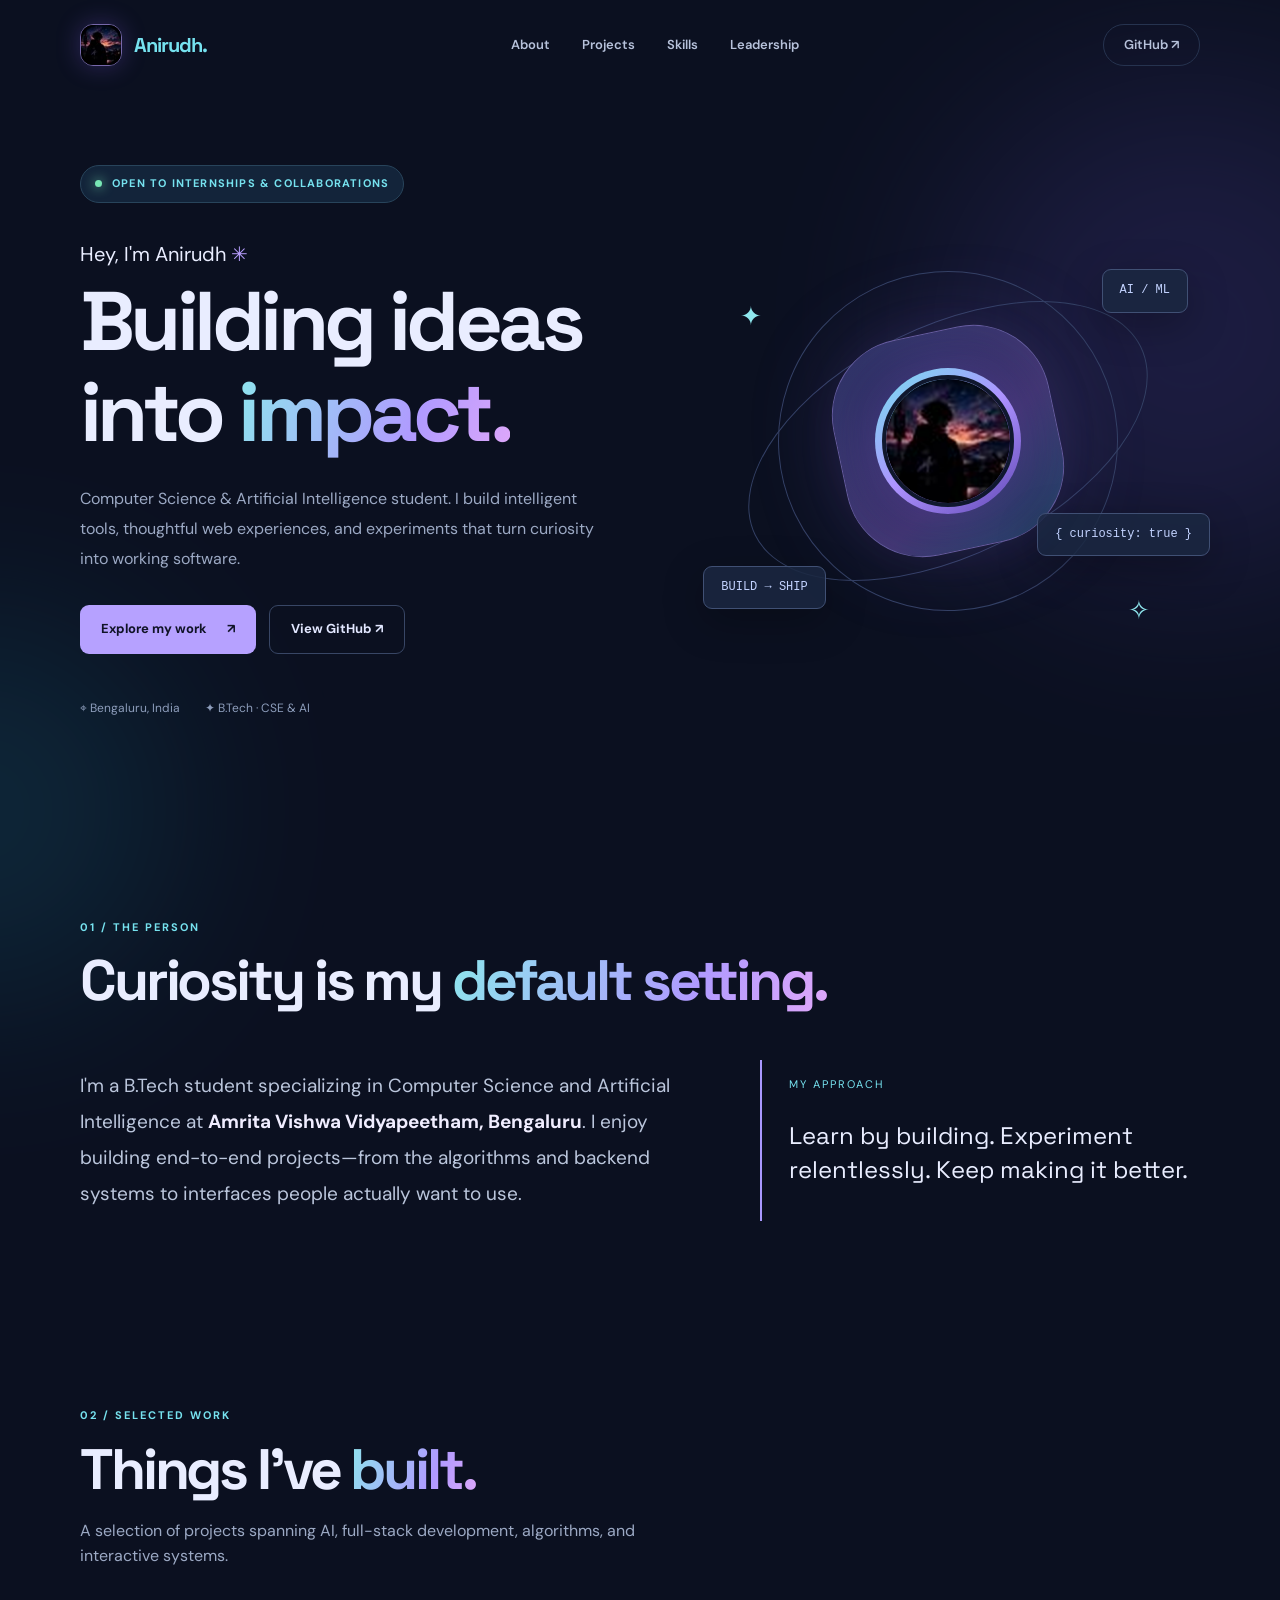
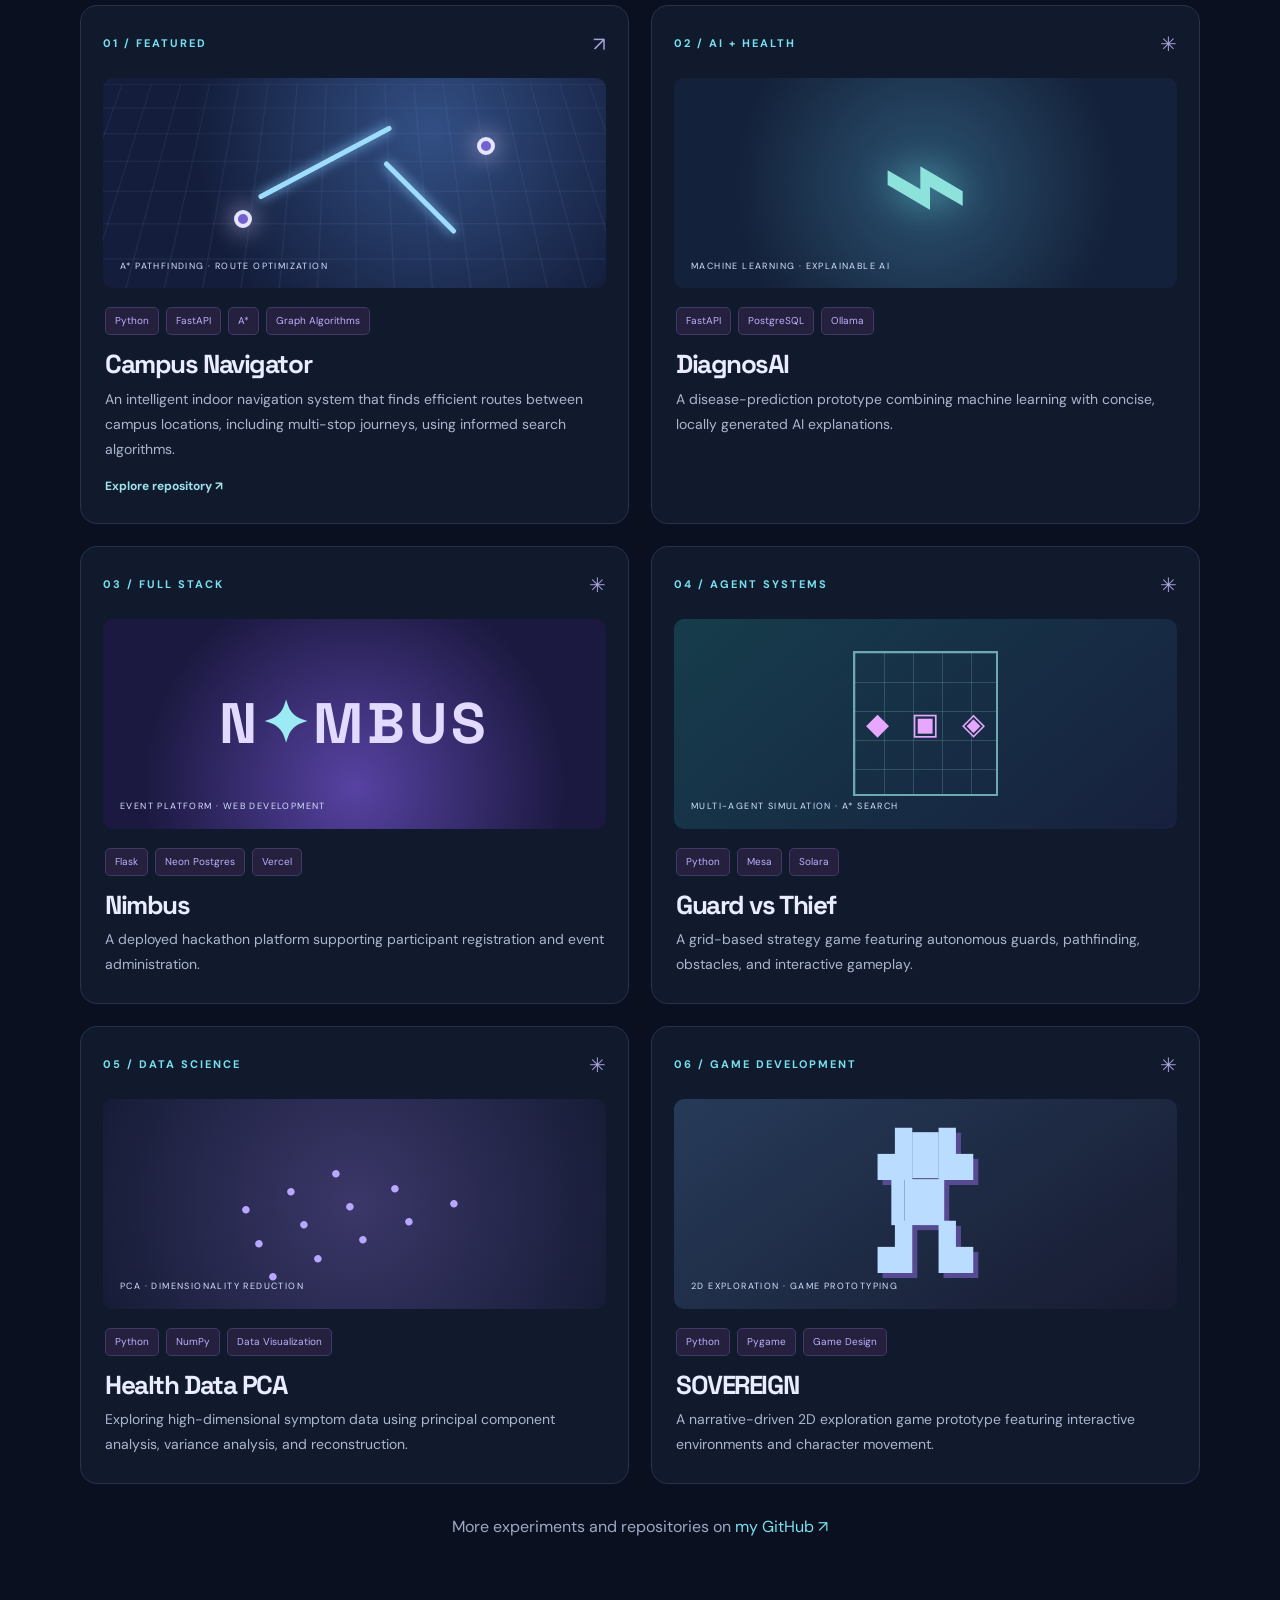
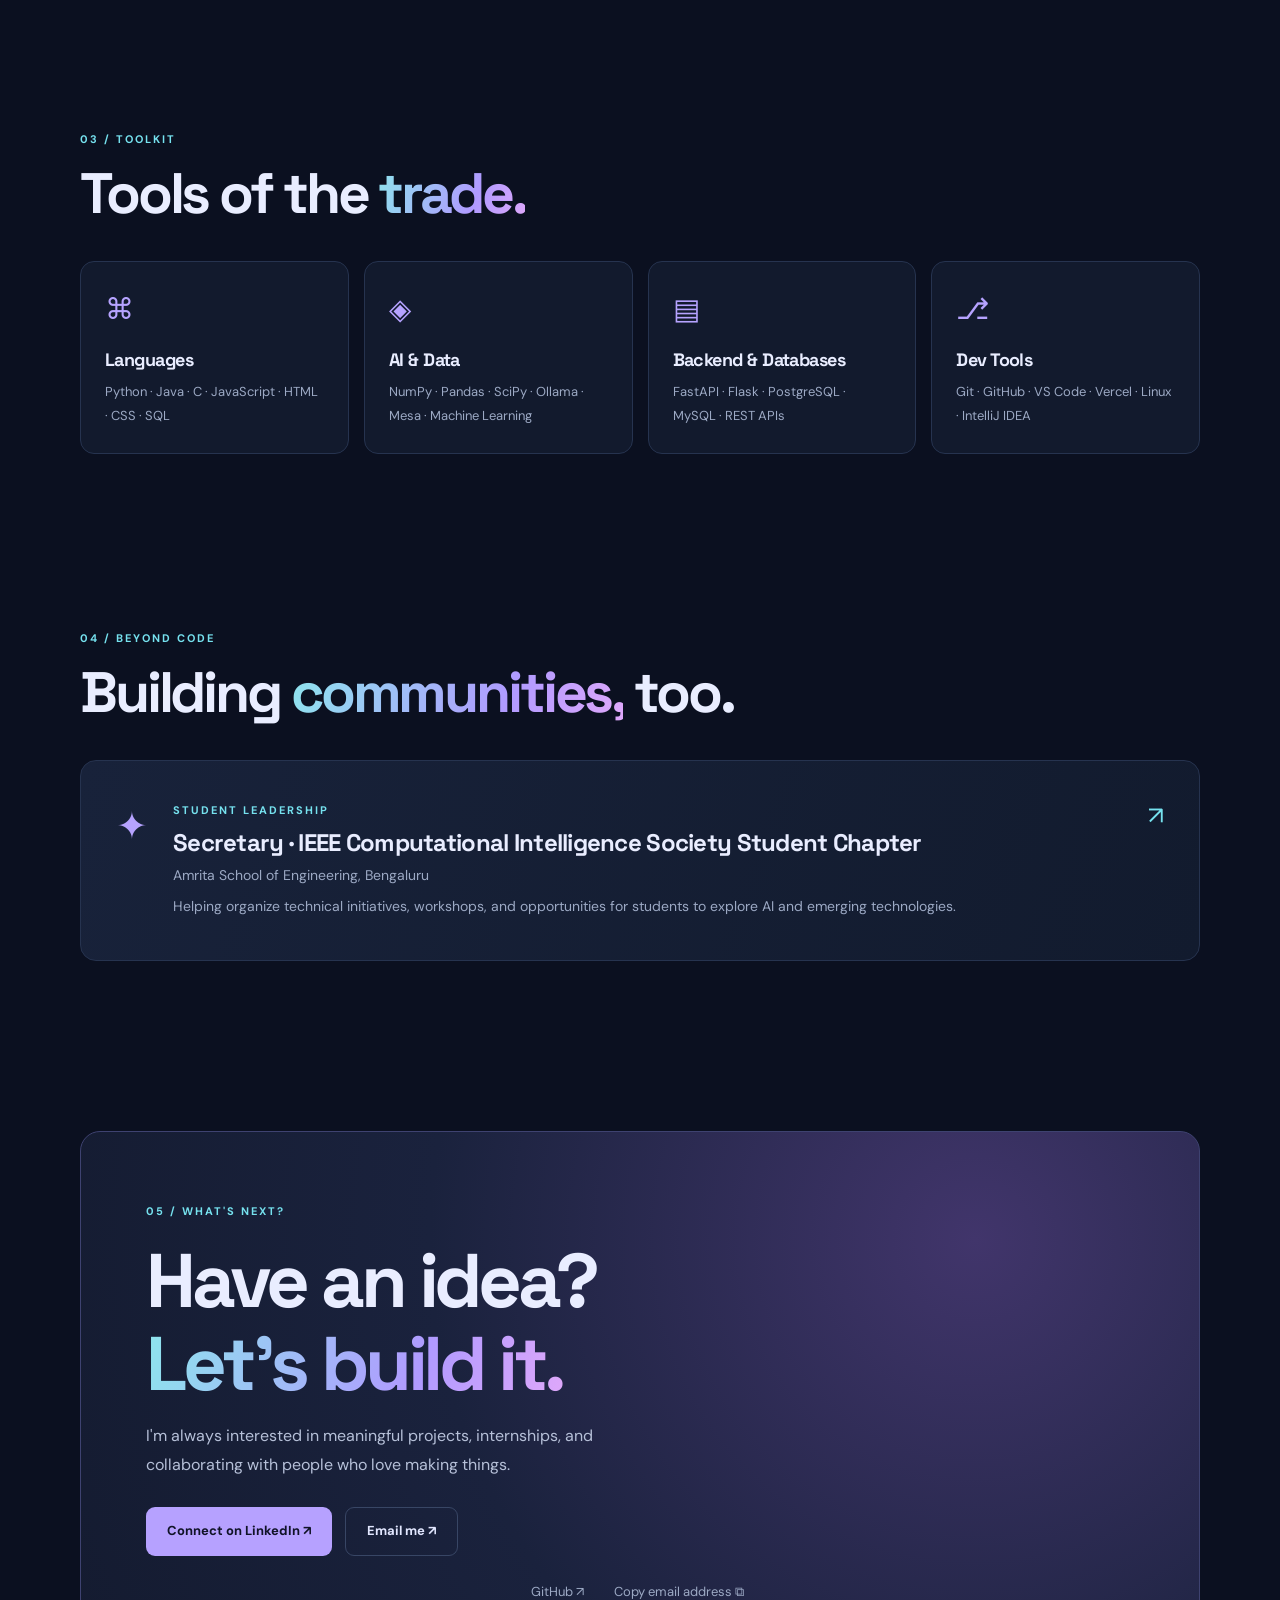
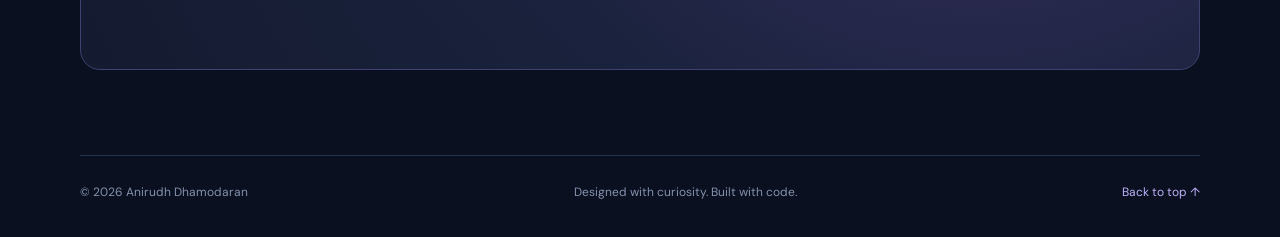
<file: index.html>
<!doctype html><html lang="en"><head><meta charset="utf-8"><meta name="viewport" content="width=device-width,initial-scale=1"><meta name="theme-color" content="#0b1020"><meta name="description" content="Anirudh Dhamodaran — Computer Science & AI student building practical software, AI systems and interactive experiences."><title>Anirudh Dhamodaran | Software & AI Developer</title><link rel="icon" type="image/png" href="favicon.png"><link rel="apple-touch-icon" href="avatar.png"><meta property="og:title" content="Anirudh Dhamodaran | Software & AI Developer"><meta property="og:description" content="Projects in AI, full-stack development, algorithms, and interactive systems."><meta property="og:type" content="website"><link rel="stylesheet" href="style.css"></head><body><div class="scroll-progress" aria-hidden="true"></div><a class="skip-link" href="#home">Skip to content</a><div class="glow glow-a"></div><div class="glow glow-b"></div><header class="nav wrap"><a class="brand" href="#home" aria-label="Anirudh Dhamodaran — home"><img src="avatar.png" alt="" width="42" height="42"><span>Anirudh<span class="brand-dot">.</span></span></a><nav id="nav"><a href="#about">About</a><a href="#projects">Projects</a><a href="#skills">Skills</a><a href="#experience">Leadership</a></nav><a class="nav-cta" href="https://github.com/Senzar36" target="_blank" rel="noopener noreferrer">GitHub ↗</a><button class="menu" aria-label="Toggle navigation" aria-expanded="false">☰</button></header><main><section id="home" class="hero wrap"><div class="hero-copy"><div class="eyebrow"><span class="dot"></span> OPEN TO INTERNSHIPS & COLLABORATIONS</div><p class="intro">Hey, I'm Anirudh <span class="wave">✳</span></p><h1>Building ideas<br>into <em>impact.</em></h1><p class="lead">Computer Science & Artificial Intelligence student. I build intelligent tools, thoughtful web experiences, and experiments that turn curiosity into working software.</p><div class="actions"><a class="btn primary" href="#projects">Explore my work <span>↗</span></a><a class="btn secondary" href="https://github.com/Senzar36" target="_blank" rel="noopener noreferrer">View GitHub ↗</a></div><div class="hero-meta"><span>⌖ Bengaluru, India</span><span>✦ B.Tech · CSE & AI</span></div></div><div class="hero-art" aria-hidden="true"><div class="avatar-halo"><img src="avatar.png" alt="" class="hero-avatar"></div><div class="orbit orbit-one"></div><div class="orbit orbit-two"></div><div class="core"><span>&lt;/&gt;</span></div><div class="float-tag tag-one">AI / ML</div><div class="float-tag tag-two">BUILD → SHIP</div><div class="float-tag tag-three">{ curiosity: true }</div><div class="star s1">✦</div><div class="star s2">✧</div></div></section><section id="about" class="section wrap"><div class="section-head"><span class="kicker">01 / THE PERSON</span><h2>Curiosity is my <em>default setting.</em></h2></div><div class="about-grid"><p>I'm a B.Tech student specializing in Computer Science and Artificial Intelligence at <strong>Amrita Vishwa Vidyapeetham, Bengaluru</strong>. I enjoy building end-to-end projects—from the algorithms and backend systems to interfaces people actually want to use.</p><div class="about-note"><span>MY APPROACH</span><p>Learn by building. Experiment relentlessly. Keep making it better.</p></div></div></section><section id="projects" class="section wrap"><div class="section-head"><span class="kicker">02 / SELECTED WORK</span><h2>Things I've <em>built.</em></h2><p>A selection of projects spanning AI, full-stack development, algorithms, and interactive systems.</p></div><div class="project-grid"><article class="project featured"><div class="project-top"><span class="project-num">01 / FEATURED</span><span class="project-symbol">↗</span></div><div class="project-visual visual-navigator"><div class="map-grid"></div><div class="route r1"></div><div class="route r2"></div><div class="pin p1"></div><div class="pin p2"></div><span class="visual-caption">A* PATHFINDING · ROUTE OPTIMIZATION</span></div><div class="project-body"><div class="project-tags"><span>Python</span><span>FastAPI</span><span>A*</span><span>Graph Algorithms</span></div><h3>Campus Navigator</h3><p>An intelligent indoor navigation system that finds efficient routes between campus locations, including multi-stop journeys, using informed search algorithms.</p><a href="https://github.com/Senzar36/Campus_Navigator" target="_blank" rel="noopener noreferrer">Explore repository ↗</a></div></article><article class="project"><div class="project-top"><span class="project-num">02 / AI + HEALTH</span><span class="project-symbol">✳</span></div><div class="project-visual visual-diagnos"><div class="pulse-line">⌁</div><span class="visual-caption">MACHINE LEARNING · EXPLAINABLE AI</span></div><div class="project-body"><div class="project-tags"><span>FastAPI</span><span>PostgreSQL</span><span>Ollama</span></div><h3>DiagnosAI</h3><p>A disease-prediction prototype combining machine learning with concise, locally generated AI explanations.</p></div></article><article class="project"><div class="project-top"><span class="project-num">03 / FULL STACK</span><span class="project-symbol">✳</span></div><div class="project-visual visual-nimbus"><div class="nimbus-word">N<span>✦</span>MBUS</div><span class="visual-caption">EVENT PLATFORM · WEB DEVELOPMENT</span></div><div class="project-body"><div class="project-tags"><span>Flask</span><span>Neon Postgres</span><span>Vercel</span></div><h3>Nimbus</h3><p>A deployed hackathon platform supporting participant registration and event administration.</p></div></article><article class="project"><div class="project-top"><span class="project-num">04 / AGENT SYSTEMS</span><span class="project-symbol">✳</span></div><div class="project-visual visual-game"><div class="game-grid"><span>◆</span><span>▣</span><span>◈</span></div><span class="visual-caption">MULTI-AGENT SIMULATION · A* SEARCH</span></div><div class="project-body"><div class="project-tags"><span>Python</span><span>Mesa</span><span>Solara</span></div><h3>Guard vs Thief</h3><p>A grid-based strategy game featuring autonomous guards, pathfinding, obstacles, and interactive gameplay.</p></div></article><article class="project"><div class="project-top"><span class="project-num">05 / DATA SCIENCE</span><span class="project-symbol">✳</span></div><div class="project-visual visual-pca"><div class="scatter">· · ·<br> · · · ·<br>· · · · ·</div><span class="visual-caption">PCA · DIMENSIONALITY REDUCTION</span></div><div class="project-body"><div class="project-tags"><span>Python</span><span>NumPy</span><span>Data Visualization</span></div><h3>Health Data PCA</h3><p>Exploring high-dimensional symptom data using principal component analysis, variance analysis, and reconstruction.</p></div></article><article class="project"><div class="project-top"><span class="project-num">06 / GAME DEVELOPMENT</span><span class="project-symbol">✳</span></div><div class="project-visual visual-sovereign"><div class="pixel-character">▟█▙<br>▐█▌<br>▟ ▙</div><span class="visual-caption">2D EXPLORATION · GAME PROTOTYPING</span></div><div class="project-body"><div class="project-tags"><span>Python</span><span>Pygame</span><span>Game Design</span></div><h3>SOVEREIGN</h3><p>A narrative-driven 2D exploration game prototype featuring interactive environments and character movement.</p></div></article></div><p class="more-work">More experiments and repositories on <a href="https://github.com/Senzar36" target="_blank" rel="noopener noreferrer">my GitHub ↗</a></p></section><section id="skills" class="section wrap"><div class="section-head"><span class="kicker">03 / TOOLKIT</span><h2>Tools of the <em>trade.</em></h2></div><div class="skill-grid"><div class="skill-card"><div class="skill-icon">⌘</div><h3>Languages</h3><p>Python · Java · C · JavaScript · HTML · CSS · SQL</p></div><div class="skill-card"><div class="skill-icon">◈</div><h3>AI & Data</h3><p>NumPy · Pandas · SciPy · Ollama · Mesa · Machine Learning</p></div><div class="skill-card"><div class="skill-icon">▤</div><h3>Backend & Databases</h3><p>FastAPI · Flask · PostgreSQL · MySQL · REST APIs</p></div><div class="skill-card"><div class="skill-icon">⎇</div><h3>Dev Tools</h3><p>Git · GitHub · VS Code · Vercel · Linux · IntelliJ IDEA</p></div></div></section><section id="experience" class="section wrap"><div class="section-head"><span class="kicker">04 / BEYOND CODE</span><h2>Building <em>communities,</em> too.</h2></div><div class="leadership"><div class="lead-icon">✦</div><div><span class="role-label">STUDENT LEADERSHIP</span><h3>Secretary · IEEE Computational Intelligence Society Student Chapter</h3><p>Amrita School of Engineering, Bengaluru</p><p>Helping organize technical initiatives, workshops, and opportunities for students to explore AI and emerging technologies.</p></div><span class="lead-arrow">↗</span></div></section><section id="contact" class="section wrap"><div class="contact-box"><span class="kicker">05 / WHAT'S NEXT?</span><h2>Have an idea?<br><em>Let's build it.</em></h2><p>I'm always interested in meaningful projects, internships, and collaborating with people who love making things.</p><div class="actions"><a class="btn primary" href="https://www.linkedin.com/in/anirudh-dhamodaran-4a5846377/" target="_blank" rel="noopener noreferrer" title="Find me on LinkedIn">Connect on LinkedIn ↗</a><a class="btn secondary" href="mailto:anirudhdhamodaran107@gmail.com">Email me ↗</a></div><div class="contact-extras"><a href="https://github.com/Senzar36" target="_blank" rel="noopener noreferrer">GitHub ↗</a><button id="copy-email" type="button" aria-live="polite">Copy email address ⧉</button></div></div></section></main><footer class="wrap footer"><span>© <span id="year"></span> Anirudh Dhamodaran</span><span>Designed with curiosity. Built with code.</span><a href="#home">Back to top ↑</a></footer><script src="script.js"></script></body></html>
</file>
<file: style.css>
@import url('https://fonts.googleapis.com/css2?family=DM+Sans:wght@400;500;600;700&family=Space+Grotesk:wght@400;500;600;700&display=swap');:root{--bg:#0b1020;--panel:#111a30;--text:#e9edff;--muted:#9ca9c4;--line:#26334f;--violet:#ad93ff;--cyan:#76e2ef}*{box-sizing:border-box}html{scroll-behavior:smooth}body{margin:0;background:var(--bg);color:var(--text);font-family:'DM Sans',sans-serif;line-height:1.6;overflow-x:hidden}a{color:inherit;text-decoration:none}button{font:inherit}.wrap{width:min(1120px,calc(100% - 48px));margin:auto}.glow{position:absolute;pointer-events:none;filter:blur(100px);border-radius:50%;opacity:.19;z-index:-1}.glow-a{background:#6551c9;width:500px;height:500px;top:80px;right:-160px}.glow-b{background:#1b8ea9;width:380px;height:380px;top:620px;left:-210px}.nav{height:90px;display:flex;align-items:center;gap:40px}.brand{font-family:'Space Grotesk';font-size:28px;font-weight:700;letter-spacing:-2px}.brand span{color:var(--cyan)}nav{display:flex;gap:32px;margin:auto}nav a,.nav-cta{font-size:13px;color:#b7c2db;font-weight:600}nav a:hover,.nav-cta:hover{color:var(--cyan)}.nav-cta{border:1px solid var(--line);border-radius:50px;padding:10px 20px}.menu{display:none;background:none;border:0;color:white;font-size:24px}.hero{min-height:650px;display:grid;grid-template-columns:1.12fr 1fr;align-items:center;gap:50px;padding:75px 0 110px}.eyebrow,.kicker,.project-num,.role-label{font-size:11px;font-weight:700;letter-spacing:2px;color:var(--cyan)}.eyebrow{display:inline-flex;align-items:center;gap:10px;background:#13243a;border:1px solid #28445b;padding:9px 14px;border-radius:50px;letter-spacing:1.2px}.dot{width:7px;height:7px;background:#78e7b4;border-radius:50%;box-shadow:0 0 12px #78e7b4}.intro{font-size:20px;margin:35px 0 6px}.wave{color:#b99fff}h1,h2,h3{font-family:'Space Grotesk',sans-serif;letter-spacing:-.055em;line-height:1.1}h1{font-size:clamp(58px,6.5vw,88px);margin:0}em{font-style:normal;background:linear-gradient(110deg,#8de6ed,#b09aff 65%,#e0a8fa);color:transparent;background-clip:text}.lead{font-size:16px;color:var(--muted);max-width:530px;line-height:1.9;margin:25px 0 30px}.actions{display:flex;gap:13px;flex-wrap:wrap}.btn{display:inline-flex;align-items:center;gap:20px;border-radius:9px;padding:13px 21px;font-size:13px;font-weight:700;transition:transform .2s,background .2s}.btn:hover{transform:translateY(-3px)}.primary{background:#b6a1ff;color:#101327}.primary:hover{background:#d0c2ff}.secondary{border:1px solid #384665;color:#e2e7ff}.secondary:hover{background:#1a2540}.hero-meta{display:flex;gap:25px;color:#8d9dbb;font-size:12px;margin-top:45px}.hero-art{height:440px;position:relative;display:grid;place-items:center}.orbit{position:absolute;border:1px solid #334064;border-radius:50%;transform:rotate(-26deg)}.orbit-one{width:340px;height:340px}.orbit-two{width:430px;height:230px}.core{width:220px;height:220px;border-radius:35%;display:grid;place-items:center;background:linear-gradient(145deg,#222b59,#392f68 60%,#153b59);border:1px solid #665da0;box-shadow:0 0 90px #7764d133,inset 0 0 55px #b6a1ff22;transform:rotate(-12deg)}.core span{font-family:monospace;font-size:72px;font-weight:bold;color:#c6bbff;transform:rotate(12deg)}.float-tag{position:absolute;padding:11px 17px;border-radius:9px;background:#1b2741d9;border:1px solid #405074;color:#c3d3ff;font-family:monospace;font-size:12px;box-shadow:0 12px 40px #0004}.tag-one{top:48px;right:12px}.tag-two{bottom:52px;left:8px}.tag-three{right:-10px;bottom:105px}.star{position:absolute;color:#8fe7ee;font-size:26px}.s1{top:75px;left:45px}.s2{right:50px;bottom:30px}.section{padding:85px 0;scroll-margin-top:40px}.section-head{margin-bottom:36px}.section-head h2{font-size:clamp(38px,5vw,57px);margin:12px 0}.section-head>p{color:var(--muted);max-width:580px}.about-grid{display:grid;grid-template-columns:1.4fr 1fr;gap:65px;align-items:center}.about-grid>p{font-size:19px;line-height:1.9;color:#bbc6dc}.about-grid strong{color:#f0edff}.about-note{border-left:2px solid #a998ff;padding:10px 0 10px 27px}.about-note span{font-size:11px;letter-spacing:2px;color:var(--cyan)}.about-note p{font-family:'Space Grotesk';font-size:24px;line-height:1.4}.project-grid{display:grid;grid-template-columns:repeat(2,minmax(0,1fr));gap:22px}.project{background:#11192c;border:1px solid #27324c;border-radius:17px;padding:22px;transition:transform .25s,border-color .25s}.project:hover{transform:translateY(-5px);border-color:#7967b2}.project-top{display:flex;justify-content:space-between;align-items:center;margin-bottom:18px}.project-symbol{font-size:20px;color:#a7a1d8}.project-visual{height:210px;border-radius:10px;position:relative;overflow:hidden;display:grid;place-items:center}.visual-caption{position:absolute;bottom:15px;left:17px;font-size:9px;letter-spacing:1.4px;color:#d6e2ff}.visual-navigator{background:radial-gradient(circle at 65% 25%,#324f84,#141e3c 65%)}.map-grid{position:absolute;inset:0;background-image:linear-gradient(#98b2ff14 1px,transparent 1px),linear-gradient(90deg,#98b2ff14 1px,transparent 1px);background-size:28px 28px;transform:perspective(350px) rotateX(25deg) scale(1.2)}.route{position:absolute;background:#9fddff;box-shadow:0 0 12px #82c9f9;border-radius:5px}.r1{width:150px;height:5px;transform:translate(-30px,-20px) rotate(-28deg)}.r2{width:100px;height:5px;transform:translate(65px,15px) rotate(45deg)}.pin{width:18px;height:18px;border:4px solid #e4e5ff;background:#7361d2;border-radius:50%;position:absolute;box-shadow:0 0 25px #d6caff}.p1{left:26%;top:63%}.p2{right:22%;top:28%}.visual-diagnos{background:radial-gradient(circle,#2b5270,#14213a 70%)}.pulse-line{font-size:155px;color:#8de2db;text-shadow:0 0 35px #69d9d999;line-height:1}.visual-nimbus{background:radial-gradient(circle at 50% 80%,#5742a2,#1b1940 70%)}.nimbus-word{font-family:'Space Grotesk';font-size:57px;font-weight:700;letter-spacing:4px;color:#e3dbff}.nimbus-word span{color:#9beaf4}.visual-game{background:linear-gradient(140deg,#163d4c,#17203e)}.game-grid{width:145px;height:145px;border:2px solid #6da9b1;background-image:linear-gradient(#7caeb944 1px,transparent 1px),linear-gradient(90deg,#7caeb944 1px,transparent 1px);background-size:29px 29px;display:flex;align-items:center;justify-content:space-around;font-size:30px;color:#e7a7ff}.visual-pca{background:radial-gradient(circle,#3b3769,#161c36)}.scatter{font-size:65px;letter-spacing:12px;line-height:.55;color:#b7a7ff;transform:rotate(-22deg)}.visual-sovereign{background:linear-gradient(145deg,#263b59,#171b31)}.pixel-character{font-family:monospace;white-space:pre;font-size:44px;line-height:1.05;color:#b9dcff;text-shadow:5px 5px #564b92}.project-body{padding:19px 2px 3px}.project-tags{display:flex;gap:7px;flex-wrap:wrap}.project-tags span{font-size:10px;color:#bcb1ff;border:1px solid #403a65;background:#24203d;border-radius:5px;padding:5px 9px}.project h3{font-size:26px;margin:15px 0 8px}.project p{font-size:14px;color:#aab6cf;line-height:1.8;margin:0}.project-body>a{display:inline-block;margin-top:15px;color:#9de2ed;font-size:12px;font-weight:700}.more-work{text-align:center;color:var(--muted);margin-top:30px}.more-work a{color:var(--cyan)}.skill-grid{display:grid;grid-template-columns:repeat(4,1fr);gap:15px}.skill-card{border:1px solid var(--line);border-radius:14px;background:#121a2d;padding:24px}.skill-icon{color:#b6a3ff;font-size:29px}.skill-card h3{font-size:18px;letter-spacing:-.03em;margin:17px 0 10px}.skill-card p{color:var(--muted);font-size:13px;line-height:1.9;margin:0}.leadership{display:flex;align-items:flex-start;gap:25px;border:1px solid var(--line);border-radius:16px;padding:35px;background:linear-gradient(110deg,#18223a,#121b2e)}.lead-icon{font-size:38px;color:#b6a3ff}.leadership h3{font-size:24px;letter-spacing:-.03em;margin:8px 0}.leadership p{font-size:14px;color:var(--muted);margin:8px 0}.lead-arrow{margin-left:auto;color:var(--cyan);font-size:25px}.contact-box{border:1px solid #3e4270;background:radial-gradient(circle at 80% 20%,#41356b,#1a223d 55%,#141b30);padding:65px;border-radius:20px}.contact-box h2{font-size:clamp(50px,6vw,76px);margin:16px 0}.contact-box p{max-width:540px;color:#b6c0d8;line-height:1.8;margin-bottom:28px}.footer{border-top:1px solid var(--line);padding:27px 0 35px;display:flex;justify-content:space-between;gap:15px;font-size:12px;color:#8492ad}.footer a{color:#bdb2fa}@media(max-width:850px){.hero{grid-template-columns:1fr;padding-top:50px}.hero-art{height:340px;grid-row:2}.orbit-one{width:270px;height:270px}.orbit-two{width:340px;height:180px}.core{width:170px;height:170px}.core span{font-size:56px}.skill-grid{grid-template-columns:repeat(2,1fr)}.about-grid{gap:30px}}@media(max-width:600px){.wrap{width:min(100% - 32px,1120px)}.nav{height:75px}.nav-cta{margin-left:auto}.menu{display:block}.nav nav{display:none;position:absolute;top:72px;left:16px;right:16px;background:#17223b;border:1px solid #35415d;padding:20px;z-index:10;border-radius:12px;flex-direction:column;gap:15px}.nav nav.open{display:flex}.hero{gap:0;padding:40px 0 65px;min-height:0}.hero-meta{flex-wrap:wrap;gap:10px 20px}.hero-art{height:310px}.float-tag{font-size:10px}.tag-three{right:0}.section{padding:65px 0}.about-grid,.project-grid,.skill-grid{grid-template-columns:1fr}.about-grid>p{font-size:16px}.project-visual{height:190px}.contact-box{padding:36px 24px}.leadership{padding:23px;gap:12px}.lead-icon{font-size:25px}.leadership h3{font-size:20px}.footer{flex-direction:column;align-items:flex-start}.nav-cta{padding:8px 13px}}

/* Portfolio refinements */
.brand{display:inline-flex;align-items:center;gap:12px;letter-spacing:-1px;font-size:20px;white-space:nowrap}.brand img{width:42px;height:42px;object-fit:cover;border-radius:13px;border:1px solid #7668a9;box-shadow:0 0 24px #7555cf55}.brand-dot{color:var(--cyan)}.scroll-progress{position:fixed;left:0;top:0;height:3px;width:0;background:linear-gradient(90deg,var(--cyan),var(--violet));z-index:100;pointer-events:none}.skip-link{position:absolute;left:12px;top:-80px;z-index:101;background:var(--panel);padding:12px;border-radius:8px}.skip-link:focus{top:12px}.avatar-halo{position:absolute;left:50%;top:50%;transform:translate(-50%,-50%);width:146px;height:146px;border-radius:50%;padding:7px;background:linear-gradient(140deg,#76e2ef,#ad93ff,#6046b4);box-shadow:0 0 70px #7957c66e;z-index:4;pointer-events:none}.hero-avatar{width:100%;height:100%;object-fit:cover;border-radius:50%;border:4px solid #10182e}.contact-extras{display:flex;justify-content:center;align-items:center;gap:24px;margin-top:25px;flex-wrap:wrap}.contact-extras a,.contact-extras button{font-size:13px;color:var(--muted);background:none;border:0;cursor:pointer}.contact-extras a:hover,.contact-extras button:hover{color:var(--cyan)}.section{scroll-margin-top:30px}@media(max-width:600px){.brand{font-size:17px}.brand img{width:36px;height:36px}.avatar-halo{width:110px;height:110px}}@media(prefers-reduced-motion:reduce){html{scroll-behavior:auto}*,*::before,*::after{animation-duration:.01ms!important;transition-duration:.01ms!important}}
</file>
